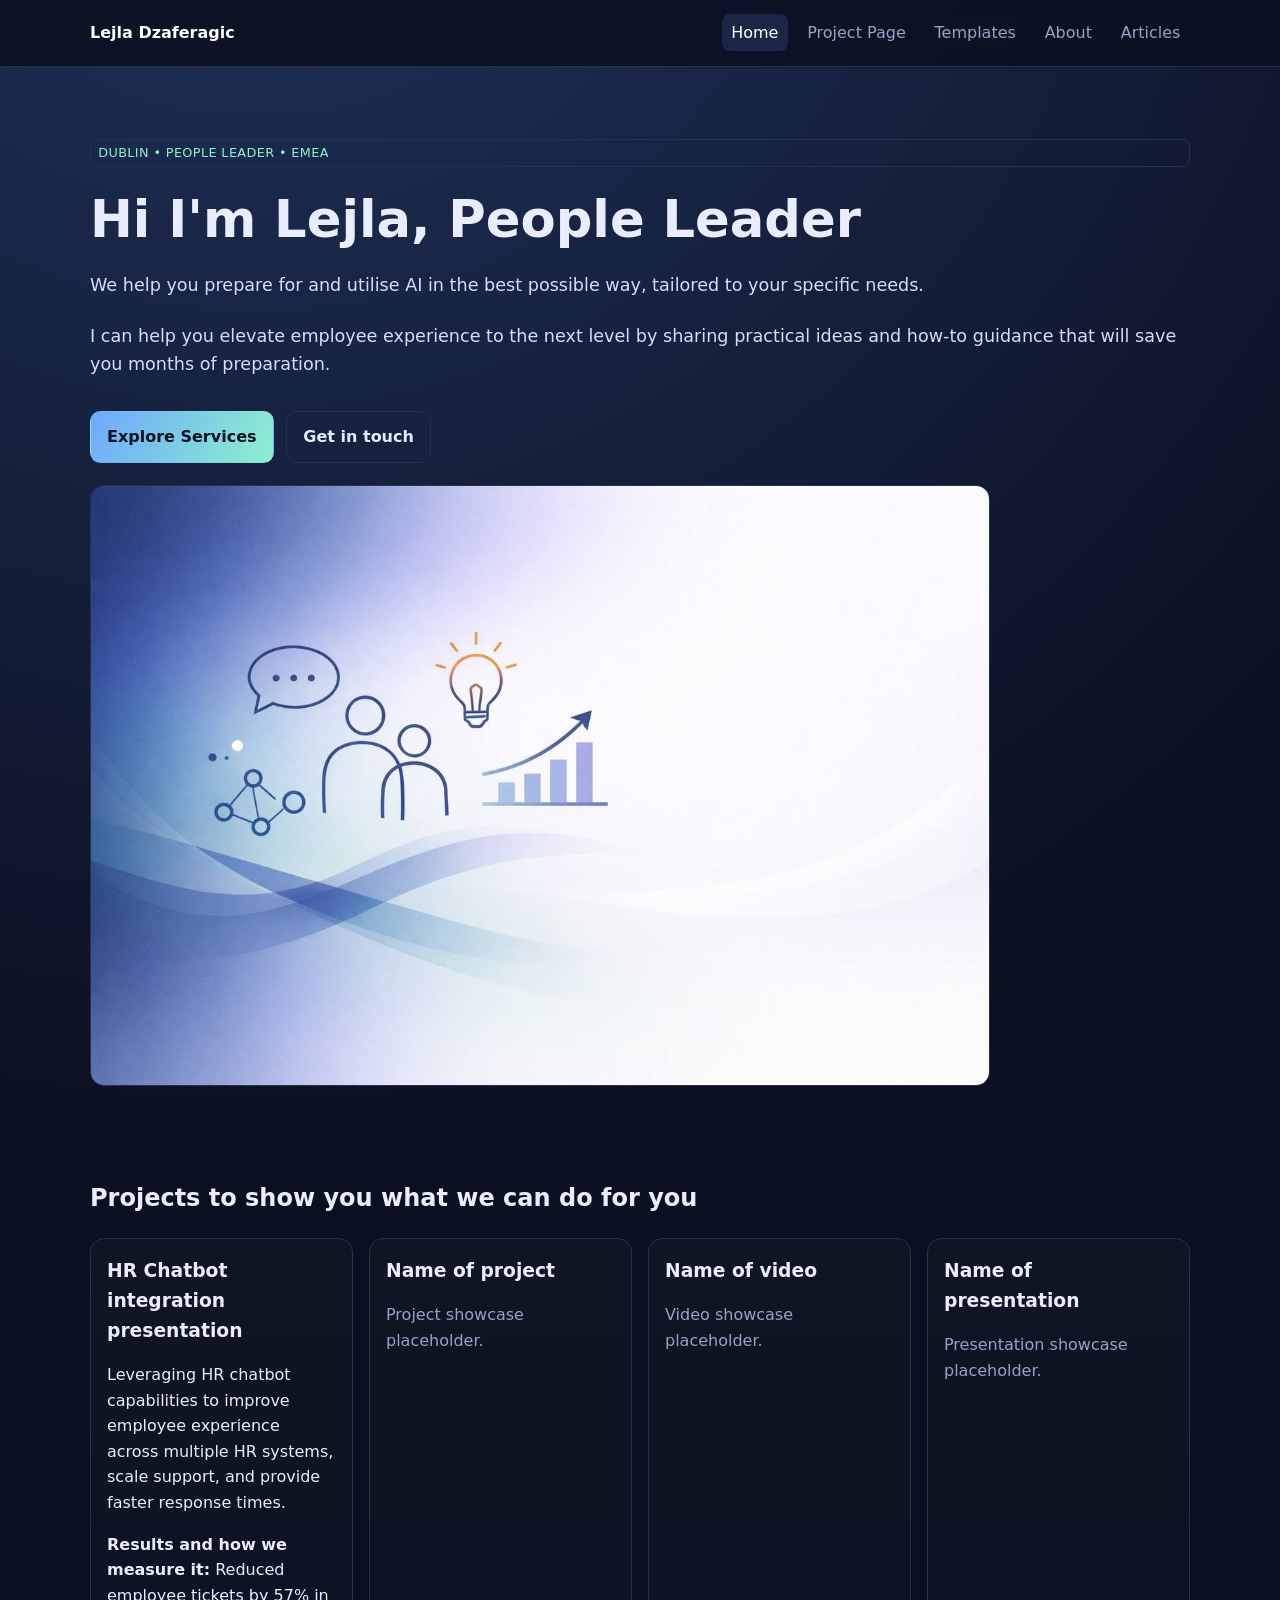
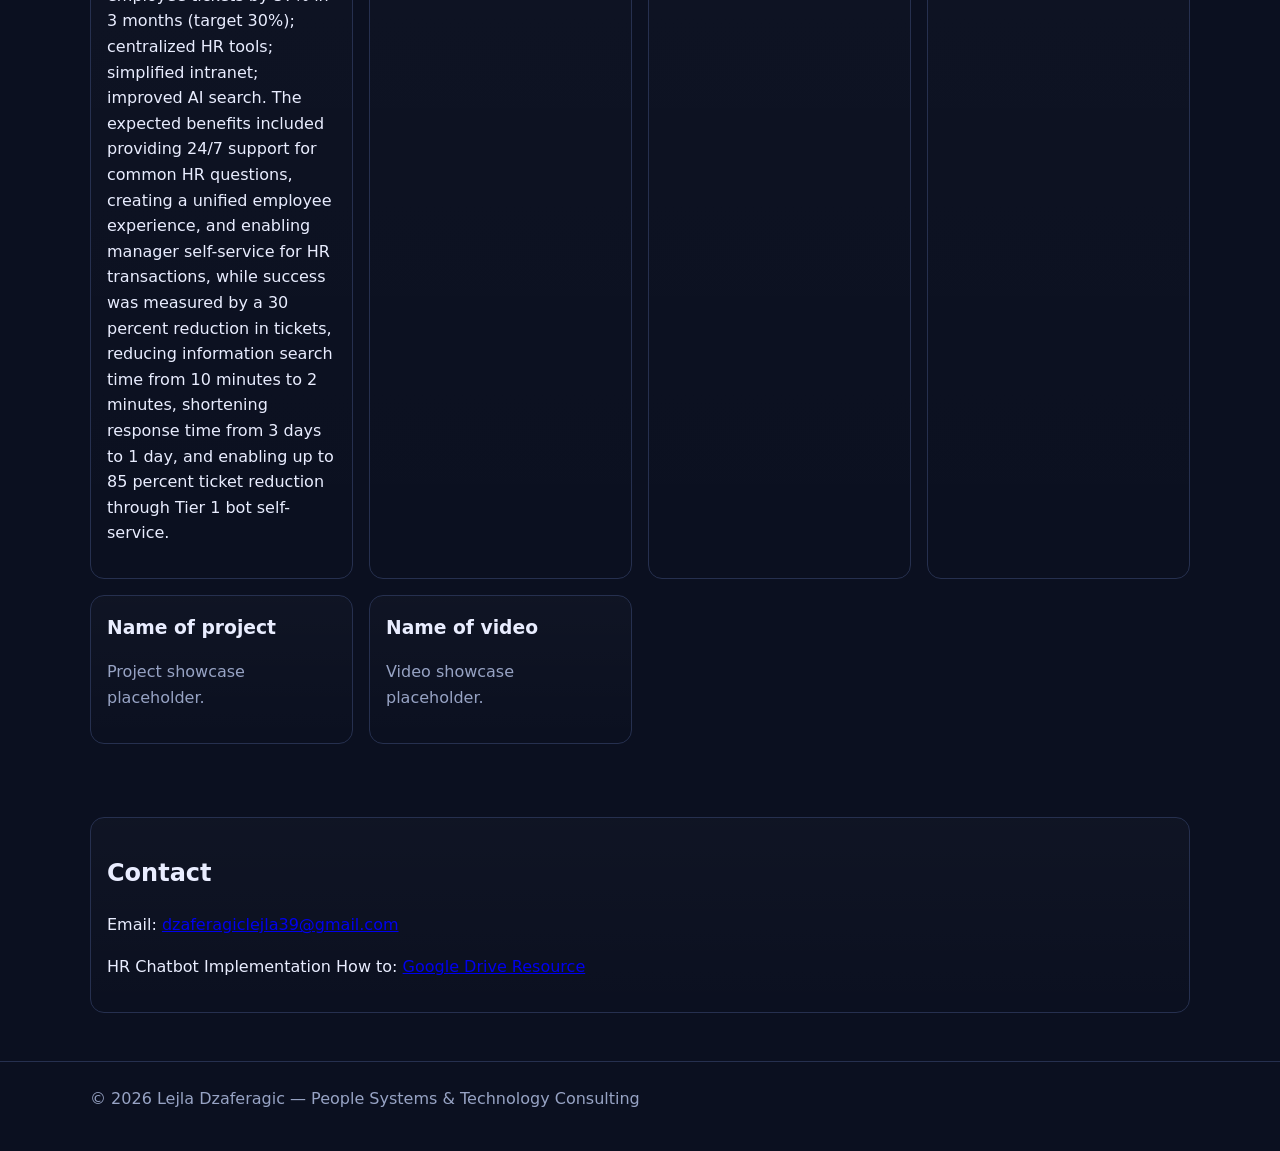
<file: index.html>
<!doctype html>
<html lang="en">
<head>
  <meta charset="UTF-8" />
  <meta name="viewport" content="width=device-width, initial-scale=1.0" />
  <title>Lejla Dzaferagic | People Systems & Technology</title>
  <meta name="description" content="People Systems & Technology consulting focused on AI readiness, operations, and HR process optimization." />
  <link rel="stylesheet" href="styles.css" />
</head>
<body>
<header>
  <div class="container">
    <nav>
      <a class="brand" href="index.html">Lejla Dzaferagic</a>
      <div class="menu">
        <a class="active" href="index.html">Home</a>
        <a href="services.html">Project Page</a>
        <a href="templates.html">Templates</a>
        <a href="about.html">About</a>
        <a href="articles.html">Articles</a>
      </div>
    </nav>
  </div>
</header>

<main>
  <section class="hero container">
    <span class="badge">Dublin • People Leader • EMEA</span>
    <h1>Hi I'm Lejla, People Leader</h1>
    <p>We help you prepare for and utilise AI in the best possible way, tailored to your specific needs.</p>
    <p>I can help you elevate employee experience to the next level by sharing practical ideas and how-to guidance that will save you months of preparation.</p>
    <div class="cta">
      <a class="btn primary" href="services.html">Explore Services</a>
      <a class="btn secondary" href="mailto:dzaferagiclejla39@gmail.com">Get in touch</a>
    </div>
    <img class="hero-img" src="assets/img/hero-graphic.jpg" alt="Lejla Dzaferagic" />
  </section>

  <section class="section container">
    <h2>Projects to show you what we can do for you</h2>
    <div class="grid">
      <article class="card"><h3>HR Chatbot integration presentation</h3><p>Leveraging HR chatbot capabilities to improve employee experience across multiple HR systems, scale support, and provide faster response times.</p><p><strong>Results and how we measure it:</strong> Reduced employee tickets by 57% in 3 months (target 30%); centralized HR tools; simplified intranet; improved AI search. The expected benefits included providing 24/7 support for common HR questions, creating a unified employee experience, and enabling manager self-service for HR transactions, while success was measured by a 30 percent reduction in tickets, reducing information search time from 10 minutes to 2 minutes, shortening response time from 3 days to 1 day, and enabling up to 85 percent ticket reduction through Tier 1 bot self-service.</p></article>
      <article class="card"><h3>Name of project</h3><p class="muted">Project showcase placeholder.</p></article>
      <article class="card"><h3>Name of video</h3><p class="muted">Video showcase placeholder.</p></article>
      <article class="card"><h3>Name of presentation</h3><p class="muted">Presentation showcase placeholder.</p></article>
      <article class="card"><h3>Name of project</h3><p class="muted">Project showcase placeholder.</p></article>
      <article class="card"><h3>Name of video</h3><p class="muted">Video showcase placeholder.</p></article>
    </div>
  </section>

  <section class="section container">
    <div class="card">
      <h2>Contact</h2>
      <p>Email: <a href="mailto:dzaferagiclejla39@gmail.com">dzaferagiclejla39@gmail.com</a></p>
      <p>HR Chatbot Implementation How to: <a href="https://drive.google.com/open?id=12sfcX7_zpdOrAB82wMKFwIZOczH4p6JtZVufQH6VUvA" target="_blank" rel="noopener">Google Drive Resource</a></p>
    </div>
  </section>
</main>

<footer>
  <div class="container">© <span id="y"></span> Lejla Dzaferagic — People Systems & Technology Consulting</div>
</footer>
<script>document.getElementById('y').textContent = new Date().getFullYear();</script>
</body>
</html>
</file>
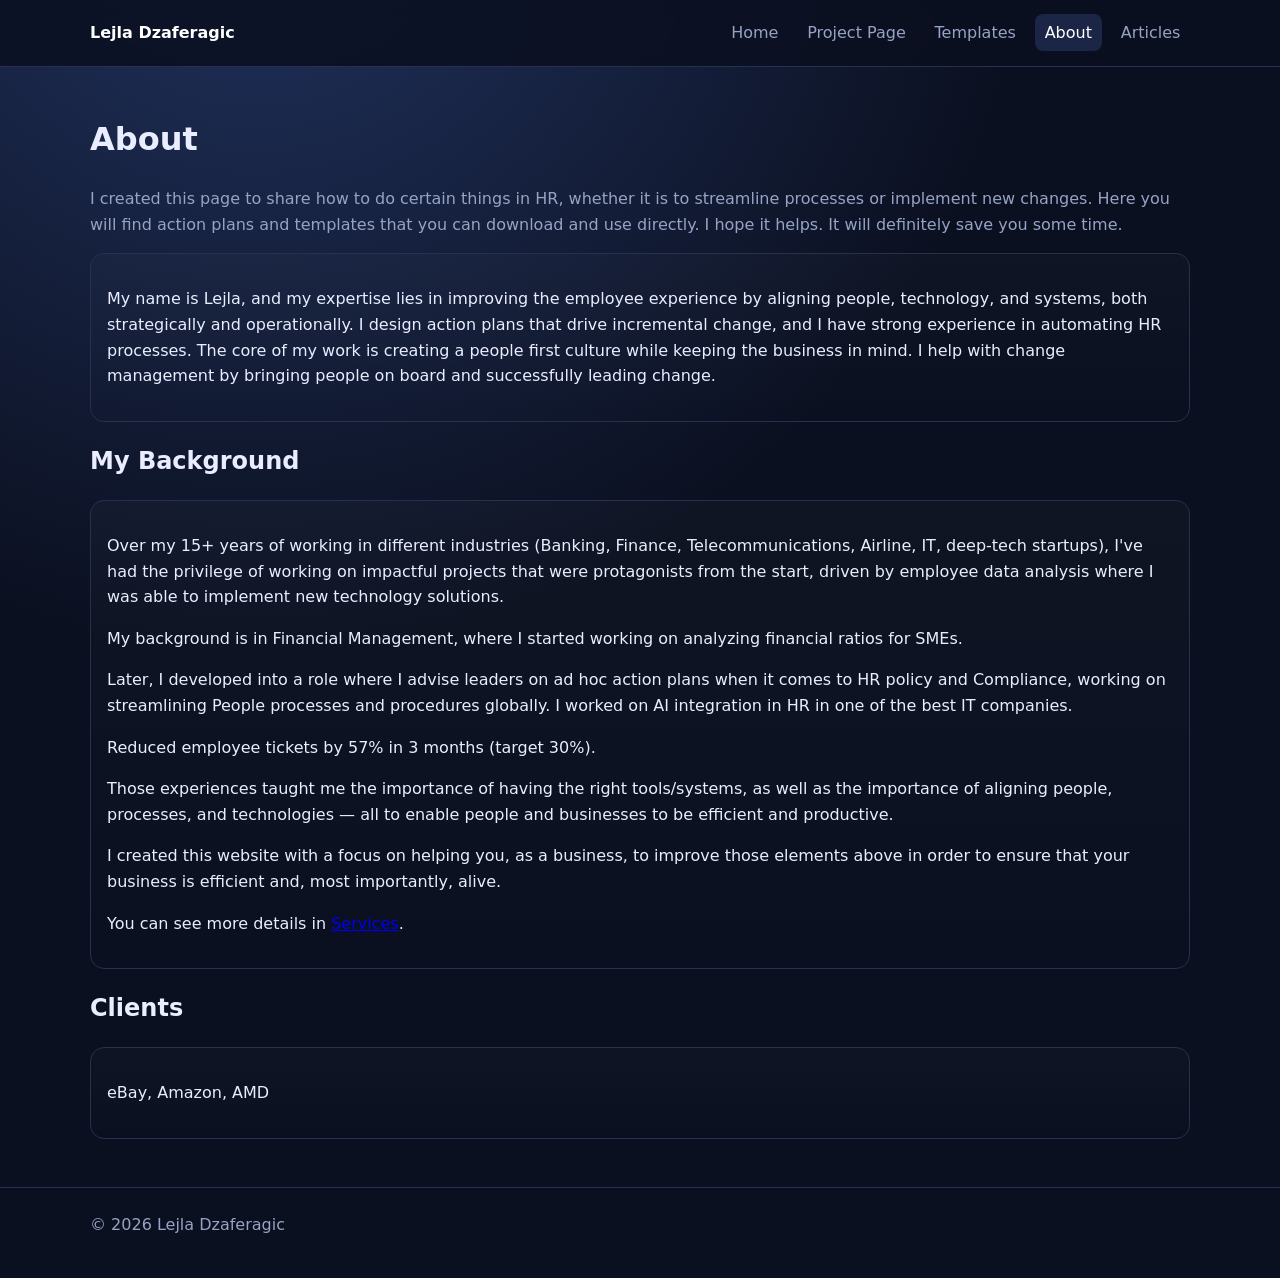
<file: about.html>
<!doctype html>
<html lang="en">
<head>
  <meta charset="UTF-8" /><meta name="viewport" content="width=device-width, initial-scale=1.0" />
  <title>About | Lejla Dzaferagic</title><link rel="stylesheet" href="styles.css" />
</head>
<body>
<header><div class="container"><nav><a class="brand" href="index.html">Lejla Dzaferagic</a><div class="menu"><a href="index.html">Home</a><a href="services.html">Project Page</a><a href="templates.html">Templates</a><a class="active" href="about.html">About</a><a href="articles.html">Articles</a></div></nav></div></header>
<main class="container section">
  <h1>About</h1>
  <p class="muted">I created this page to share how to do certain things in HR, whether it is to streamline processes or implement new changes. Here you will find action plans and templates that you can download and use directly. I hope it helps. It will definitely save you some time.</p>
  <div class="card">
    <p>My name is Lejla, and my expertise lies in improving the employee experience by aligning people, technology, and systems, both strategically and operationally. I design action plans that drive incremental change, and I have strong experience in automating HR processes. The core of my work is creating a people first culture while keeping the business in mind. I help with change management by bringing people on board and successfully leading change.</p>
  </div>

  <h2>My Background</h2>
  <div class="card">
    <p>Over my 15+ years of working in different industries (Banking, Finance, Telecommunications, Airline, IT, deep-tech startups), I've had the privilege of working on impactful projects that were protagonists from the start, driven by employee data analysis where I was able to implement new technology solutions.</p>
    <p>My background is in Financial Management, where I started working on analyzing financial ratios for SMEs.</p>
    <p>Later, I developed into a role where I advise leaders on ad hoc action plans when it comes to HR policy and Compliance, working on streamlining People processes and procedures globally. I worked on AI integration in HR in one of the best IT companies.</p>
    <p>Reduced employee tickets by 57% in 3 months (target 30%).</p>
    <p>Those experiences taught me the importance of having the right tools/systems, as well as the importance of aligning people, processes, and technologies — all to enable people and businesses to be efficient and productive.</p>
    <p>I created this website with a focus on helping you, as a business, to improve those elements above in order to ensure that your business is efficient and, most importantly, alive.</p>
    <p>You can see more details in <a href="services.html">Services</a>.</p>
  </div>

  <h2>Clients</h2>
  <div class="card"><p>eBay, Amazon, AMD</p></div>
</main>
<footer><div class="container">© <span id="y"></span> Lejla Dzaferagic</div></footer>
<script>document.getElementById('y').textContent = new Date().getFullYear();</script>
</body></html>
</file>
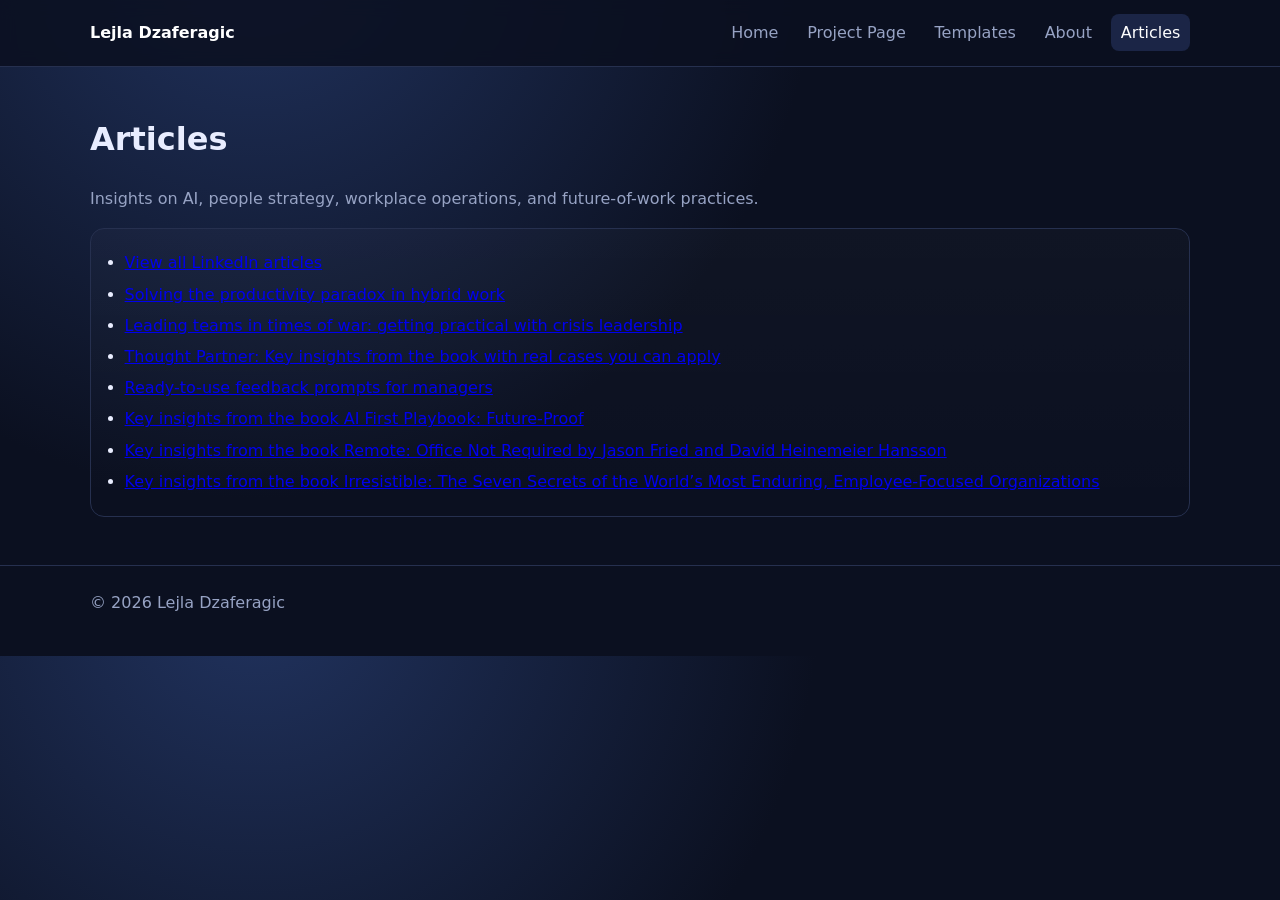
<file: articles.html>
<!DOCTYPE html>

<html lang="en"><head><meta charset="utf-8"/><meta content="width=device-width, initial-scale=1.0" name="viewport"/>
<title>Articles | Lejla Dzaferagic</title><link href="styles.css" rel="stylesheet"/></head>
<body>
<header><div class="container"><nav><a class="brand" href="index.html">Lejla Dzaferagic</a><div class="menu"><a href="index.html">Home</a><a href="services.html">Project Page</a><a href="templates.html">Templates</a><a href="about.html">About</a><a class="active" href="articles.html">Articles</a></div></nav></div></header>
<main class="container section">
<h1>Articles</h1>
<p class="muted">Insights on AI, people strategy, workplace operations, and future-of-work practices.</p>
<div class="card">
<ul class="clean">
<li><a href="https://www.linkedin.com/in/lejladz/recent-activity/articles/" rel="noopener noreferrer" target="_blank">View all LinkedIn articles</a></li>
<li><a href="https://www.linkedin.com/pulse/solving-productivity-paradox-hybrid-lejla-d%C5%BEaferagi%C4%87-euu4e/" rel="noopener noreferrer" target="_blank">Solving the productivity paradox in hybrid work</a></li>
<li><a href="https://www.linkedin.com/pulse/leading-teams-times-war-getting-practical-crisis-lejla-d%C5%BEaferagi%C4%87-4fxpe/" rel="noopener noreferrer" target="_blank">Leading teams in times of war: getting practical with crisis leadership</a></li>
<li><a href="https://www.linkedin.com/pulse/thought-partner-key-insights-from-book-real-cases-you-d%C5%BEaferagi%C4%87-lclke/" rel="noopener noreferrer" target="_blank">Thought Partner: Key insights from the book with real cases you can apply</a></li>
<li><a href="https://www.linkedin.com/pulse/ready-to-use-feedback-prompts-managers-lejla-d%C5%BEaferagi%C4%87-0ekfe/" rel="noopener noreferrer" target="_blank">Ready-to-use feedback prompts for managers</a></li>
<li><a href="https://www.linkedin.com/pulse/key-insights-from-book-ai-first-playbook-future-proof-d%C5%BEaferagi%C4%87-bj7ye/" rel="noopener noreferrer" target="_blank">Key insights from the book AI First Playbook: Future-Proof</a></li>
<li><a href="https://www.linkedin.com/pulse/key-insights-from-book-remote-distant-gustavo-lejla-d%C5%BEaferagi%C4%87-35y6e/" rel="noopener noreferrer" target="_blank">Key insights from the book Remote: Office Not Required by Jason Fried and David Heinemeier Hansson</a></li>
<li><a href="https://www.linkedin.com/pulse/key-insights-from-book-irresistible-seven-secrets-most-d%C5%BEaferagi%C4%87-mnavf/" rel="noopener noreferrer" target="_blank">Key insights from the book Irresistible: The Seven Secrets of the World’s Most Enduring, Employee-Focused Organizations</a></li>





























</ul>
</div>
</main>
<footer><div class="container">© <span id="y"></span> Lejla Dzaferagic</div></footer>
<script>document.getElementById('y').textContent = new Date().getFullYear();</script>
</body></html>
</file>
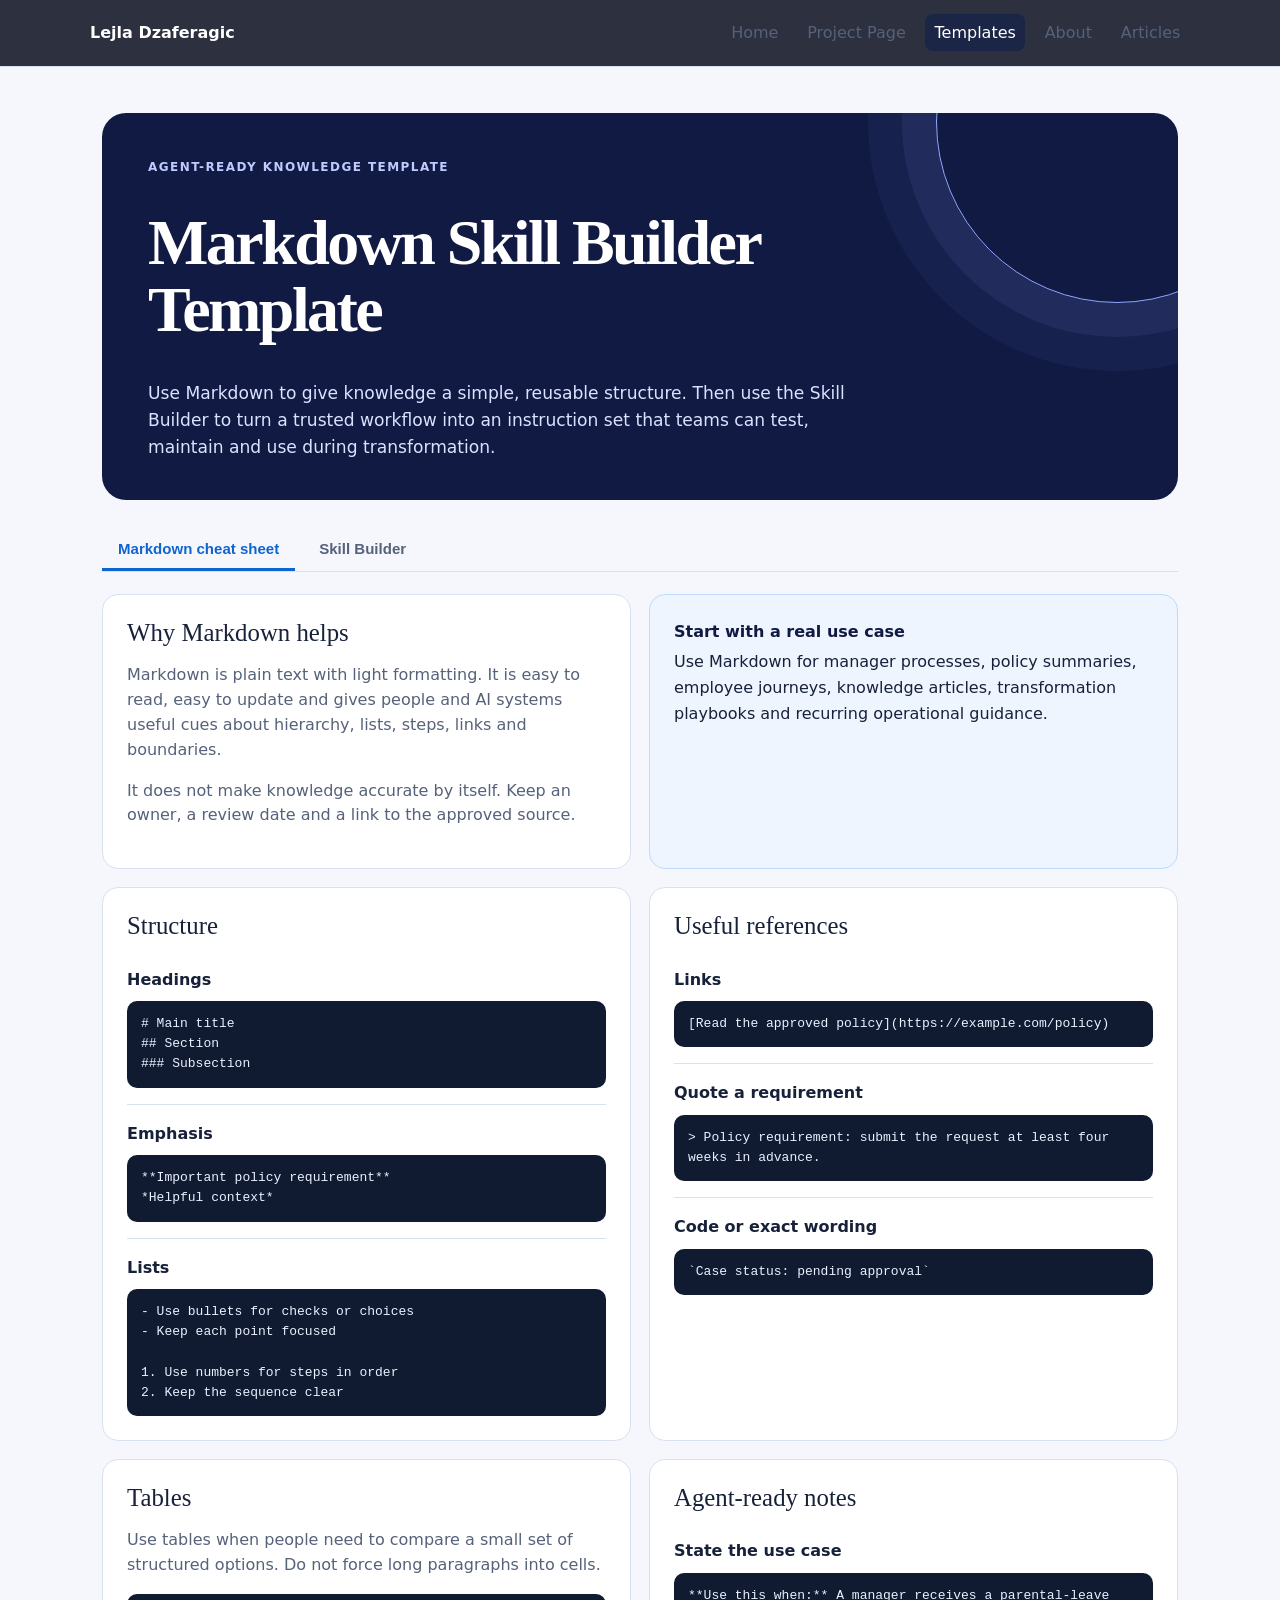
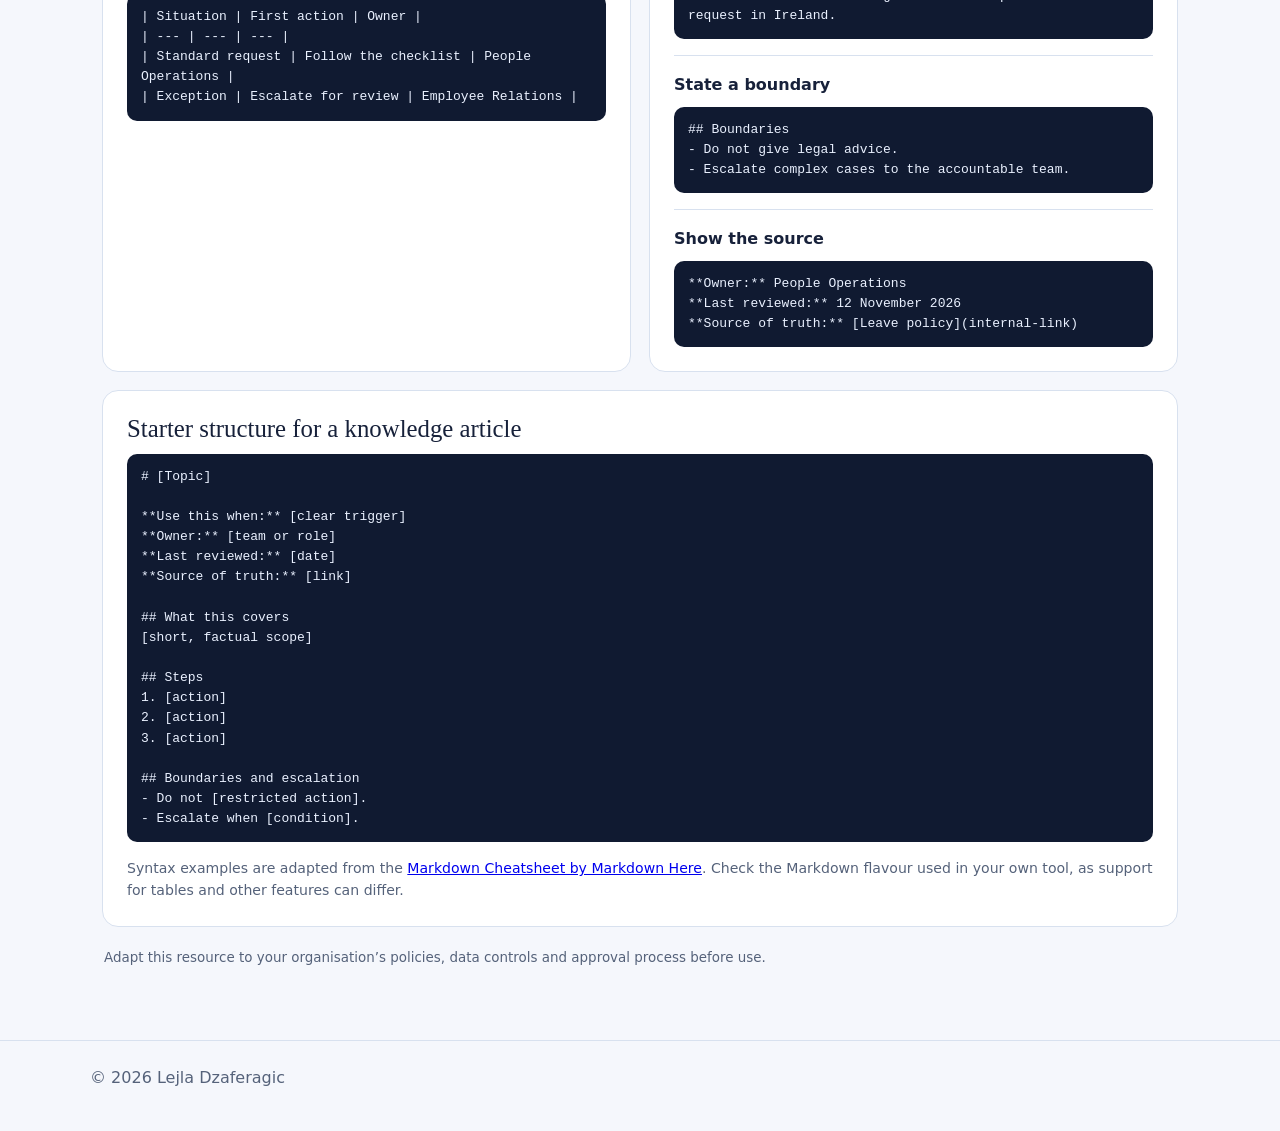
<file: markdown-skill-builder.html>
<!doctype html>
<html lang="en">
<head>
  <meta charset="UTF-8" />
  <meta name="viewport" content="width=device-width, initial-scale=1.0" />
  <title>Markdown Skill Builder Template | Lejla Dzaferagic</title>
  <link rel="stylesheet" href="styles.css" />
  <style>
    :root{--navy:#111a43;--blue:#0e65cf;--pale:#eef5ff;--purple:#6543ad;--ink:#17213a;--muted:#55627a;--line:#d8e1ef;--paper:#fff;--bg:#f5f7fc}body{background:var(--bg);color:var(--ink)}.page{max-width:1120px;margin:0 auto;padding:46px 22px 72px}.hero{background:var(--navy);color:#fff;border-radius:24px;padding:45px 46px 38px;position:relative;overflow:hidden}.hero:after{content:"";position:absolute;width:360px;height:360px;border:1px solid #91a8ff;border-radius:50%;right:-120px;top:-172px;box-shadow:0 0 0 34px rgba(132,155,255,.09),0 0 0 68px rgba(132,155,255,.05)}.eyebrow{position:relative;z-index:1;color:#bfcbff;text-transform:uppercase;letter-spacing:.12em;font-weight:800;font-size:.75rem}.hero h1{position:relative;z-index:1;max-width:740px;margin:11px 0 14px;font-family:Georgia,serif;font-size:clamp(2.1rem,5vw,4rem);line-height:1.04;letter-spacing:-.04em}.hero p{position:relative;z-index:1;max-width:705px;margin:0;color:#dbe2ff;font-size:1.07rem;line-height:1.6}.tabs{display:flex;gap:8px;border-bottom:1px solid var(--line);margin:27px 0 22px}.tab{background:transparent;border:0;border-bottom:3px solid transparent;color:var(--muted);padding:13px 16px 11px;font-weight:700;font-size:.94rem;cursor:pointer}.tab[aria-selected=true]{color:var(--blue);border-color:var(--blue)}.panel{display:none}.panel.active{display:block}.intro,.grid,.builder{display:grid;grid-template-columns:1fr 1fr;gap:18px}.builder{grid-template-columns:.84fr 1.16fr}.card{background:var(--paper);border:1px solid var(--line);border-radius:16px;padding:24px}.card h2{font:1.55rem/1.15 Georgia,serif;margin:0 0 10px}.card h3{font-size:1rem;margin:0 0 6px}.card p,.card li{color:var(--muted);line-height:1.55}.callout{background:var(--pale);border-color:#bddaff}.callout strong{display:block;color:var(--navy);margin-bottom:5px}.rule{padding:16px 0;border-bottom:1px solid var(--line)}.rule:last-child{border-bottom:0;padding-bottom:0}.code{background:#101a31;color:#eaf1ff;border-radius:10px;padding:13px 14px;margin:9px 0 0;font:13px/1.55 ui-monospace,SFMono-Regular,Menlo,monospace;white-space:pre-wrap;overflow-wrap:anywhere}.note{font-size:.88rem;color:var(--muted);margin:16px 0 0}.form-card label{display:block;font-size:.87rem;font-weight:700;margin:15px 0 6px}.form-card label:first-of-type{margin-top:0}input,textarea{font:14px Arial,sans-serif;color:var(--ink);width:100%;border:1px solid #bac8dc;border-radius:9px;padding:10px 11px;background:#fff}textarea{resize:vertical;min-height:70px}input:focus,textarea:focus{outline:3px solid #cbe2ff;border-color:var(--blue)}.output-head{display:flex;align-items:center;justify-content:space-between;gap:10px;margin-bottom:12px}.output-head h2{font-size:1.2rem;margin:0}.copy{background:var(--blue);border:0;border-radius:8px;color:#fff;padding:9px 11px;font-weight:700;cursor:pointer}.copy:hover{background:#0a54b1}pre{margin:0;max-height:650px;overflow:auto;background:#101a31;color:#eaf1ff;padding:18px;border-radius:10px;font:13px/1.54 ui-monospace,SFMono-Regular,Menlo,monospace;white-space:pre-wrap}.footer-note{color:var(--muted);font-size:.84rem;margin:20px 2px 0}.steps{margin:0;padding-left:20px}.steps li{margin:8px 0}.warning{margin-top:18px;border-left:4px solid var(--purple);padding:13px 15px;background:#f7f4fd;color:#4d3a73}@media(max-width:760px){.page{padding:25px 14px 50px}.hero{padding:31px 24px;border-radius:18px}.intro,.grid,.builder{grid-template-columns:1fr}.tabs{overflow-x:auto}.tab{white-space:nowrap;padding-left:11px;padding-right:11px}.card{padding:19px}}
  </style>
</head>
<body>
<header><div class="container"><nav><a class="brand" href="index.html">Lejla Dzaferagic</a><div class="menu"><a href="index.html">Home</a><a href="services.html">Project Page</a><a class="active" href="templates.html">Templates</a><a href="about.html">About</a><a href="articles.html">Articles</a></div></nav></div></header>
<main class="page">
  <section class="hero"><div class="eyebrow">Agent-ready knowledge template</div><h1>Markdown Skill Builder Template</h1><p>Use Markdown to give knowledge a simple, reusable structure. Then use the Skill Builder to turn a trusted workflow into an instruction set that teams can test, maintain and use during transformation.</p></section>
  <div class="tabs" role="tablist" aria-label="Markdown and skills sections"><button class="tab" id="tab-markdown" role="tab" aria-controls="markdown" aria-selected="true">Markdown cheat sheet</button><button class="tab" id="tab-skill" role="tab" aria-controls="skill" aria-selected="false">Skill Builder</button></div>
  <section class="panel active" id="markdown" role="tabpanel" aria-labelledby="tab-markdown">
    <div class="intro"><article class="card"><h2>Why Markdown helps</h2><p>Markdown is plain text with light formatting. It is easy to read, easy to update and gives people and AI systems useful cues about hierarchy, lists, steps, links and boundaries.</p><p>It does not make knowledge accurate by itself. Keep an owner, a review date and a link to the approved source.</p></article><aside class="card callout"><strong>Start with a real use case</strong>Use Markdown for manager processes, policy summaries, employee journeys, knowledge articles, transformation playbooks and recurring operational guidance.</aside></div>
    <div class="grid" style="margin-top:18px"><article class="card"><h2>Structure</h2><div class="rule"><h3>Headings</h3><div class="code"># Main title
## Section
### Subsection</div></div><div class="rule"><h3>Emphasis</h3><div class="code">**Important policy requirement**
*Helpful context*</div></div><div class="rule"><h3>Lists</h3><div class="code">- Use bullets for checks or choices
- Keep each point focused

1. Use numbers for steps in order
2. Keep the sequence clear</div></div></article><article class="card"><h2>Useful references</h2><div class="rule"><h3>Links</h3><div class="code">[Read the approved policy](https://example.com/policy)</div></div><div class="rule"><h3>Quote a requirement</h3><div class="code">> Policy requirement: submit the request at least four weeks in advance.</div></div><div class="rule"><h3>Code or exact wording</h3><div class="code">`Case status: pending approval`</div></div></article><article class="card"><h2>Tables</h2><p>Use tables when people need to compare a small set of structured options. Do not force long paragraphs into cells.</p><div class="code">| Situation | First action | Owner |
| --- | --- | --- |
| Standard request | Follow the checklist | People Operations |
| Exception | Escalate for review | Employee Relations |</div></article><article class="card"><h2>Agent-ready notes</h2><div class="rule"><h3>State the use case</h3><div class="code">**Use this when:** A manager receives a parental-leave request in Ireland.</div></div><div class="rule"><h3>State a boundary</h3><div class="code">## Boundaries
- Do not give legal advice.
- Escalate complex cases to the accountable team.</div></div><div class="rule"><h3>Show the source</h3><div class="code">**Owner:** People Operations
**Last reviewed:** 12 November 2026
**Source of truth:** [Leave policy](internal-link)</div></div></article></div>
    <article class="card" style="margin-top:18px"><h2>Starter structure for a knowledge article</h2><div class="code"># [Topic]

**Use this when:** [clear trigger]
**Owner:** [team or role]
**Last reviewed:** [date]
**Source of truth:** [link]

## What this covers
[short, factual scope]

## Steps
1. [action]
2. [action]
3. [action]

## Boundaries and escalation
- Do not [restricted action].
- Escalate when [condition].</div><p class="note">Syntax examples are adapted from the <a href="https://github.com/adam-p/markdown-here/wiki/markdown-cheatsheet" target="_blank" rel="noopener">Markdown Cheatsheet by Markdown Here</a>. Check the Markdown flavour used in your own tool, as support for tables and other features can differ.</p></article>
  </section>
  <section class="panel" id="skill" role="tabpanel" aria-labelledby="tab-skill">
    <div class="intro"><article class="card"><h2>Turn good practice into a reusable skill</h2><p>A skill is a focused, repeatable set of instructions. It tells a person or agent when to use a workflow, which sources it can trust, what it must do, what it must not do and how to check the result.</p></article><aside class="card callout"><strong>Start narrow</strong>One skill should support one defined type of work. Begin with a high-volume process or a reliable knowledge journey, then test and improve it before expanding its scope.</aside></div>
    <div class="builder" style="margin-top:18px"><form class="card form-card" id="skill-form"><h2>Skill settings</h2><label for="name">Skill name</label><input id="name" value="people-policy-guidance" placeholder="e.g. people-policy-guidance"><label for="purpose">What task does the skill support?</label><textarea id="purpose">Give employees and managers clear, source-based guidance on defined people policies and processes.</textarea><label for="trigger">When should it be used?</label><textarea id="trigger">Use when a user asks how to follow a standard people policy or process.</textarea><label for="sources">Approved sources</label><textarea id="sources">Approved policy pages, process guides and the central knowledge repository.</textarea><label for="steps">Core steps (one per line)</label><textarea id="steps">Confirm the user's country and the topic.
Locate the current approved source.
Give the relevant steps in plain language.
Link or cite the source.
Escalate exceptions or unclear cases.</textarea><label for="boundaries">Boundaries and escalation</label><textarea id="boundaries">Do not give legal advice, approve exceptions or use unapproved sources. Escalate sensitive, complex or incomplete cases to the accountable People/HR team.</textarea><label for="check">Final quality check</label><textarea id="check">Check that the answer is current, within scope, clear about limitations and includes the source where available.</textarea></form><article class="card"><div class="output-head"><h2>Copyable SKILL.md</h2><button class="copy" id="copy" type="button">Copy template</button></div><pre id="output"></pre><p class="note">This is a starting point. The accountable owner should review and approve the skill before it is used with live employee or business information.</p></article></div>
    <article class="card" style="margin-top:18px"><h2>Use it as part of transformation</h2><ol class="steps"><li>Start by improving one recurring knowledge journey.</li><li>Use the Markdown structure to make the approved content easier to find and maintain.</li><li>Create a focused skill for the repeatable work around it, including sources, guardrails and a human escalation point.</li><li>Test with realistic questions, fix gaps and get owner approval before broader use.</li></ol></article>
    <div class="warning"><strong>Important:</strong> Do not put confidential employee, customer, health, payroll, legal or financial information into unapproved AI tools. Define the right data boundaries before testing any agent workflow.</div>
  </section>
  <p class="footer-note">Adapt this resource to your organisation’s policies, data controls and approval process before use.</p>
</main>
<footer><div class="container">© <span id="y"></span> Lejla Dzaferagic</div></footer>
<script>
  document.getElementById('y').textContent=new Date().getFullYear();
  const tabs=[...document.querySelectorAll('.tab')],panels=[...document.querySelectorAll('.panel')];
  tabs.forEach(tab=>tab.addEventListener('click',()=>{tabs.forEach(t=>t.setAttribute('aria-selected','false'));panels.forEach(p=>p.classList.remove('active'));tab.setAttribute('aria-selected','true');document.getElementById(tab.getAttribute('aria-controls')).classList.add('active')}));
  const get=id=>document.getElementById(id).value.trim(), lines=v=>v.split('\n').map(x=>x.trim()).filter(Boolean), output=document.getElementById('output');
  function build(){const name=get('name').toLowerCase().replace(/[^a-z0-9]+/g,'-').replace(/^-|-$/g)||'skill-name';output.textContent=`---\nname: ${name}\ndescription: "${get('purpose')}"\n---\n\n# ${name.replace(/-/g,' ')}\n\n## When to use\n${get('trigger')}\n\n## Approved sources\n${get('sources')}\n\n## Workflow\n${lines(get('steps')).map((s,i)=>`${i+1}. ${s}`).join('\n')}\n\n## Boundaries and escalation\n${lines(get('boundaries')).map(s=>'- '+s).join('\n')}\n\n## Final quality check\n${get('check')}`}
  document.querySelectorAll('#skill-form input,#skill-form textarea').forEach(el=>el.addEventListener('input',build));build();
  document.getElementById('copy').addEventListener('click',async()=>{const b=document.getElementById('copy');try{await navigator.clipboard.writeText(output.textContent);b.textContent='Copied';setTimeout(()=>b.textContent='Copy template',1400)}catch(e){alert('Copy failed. Select the template text and copy it manually.')}});
</script>
</body>
</html>
</file>
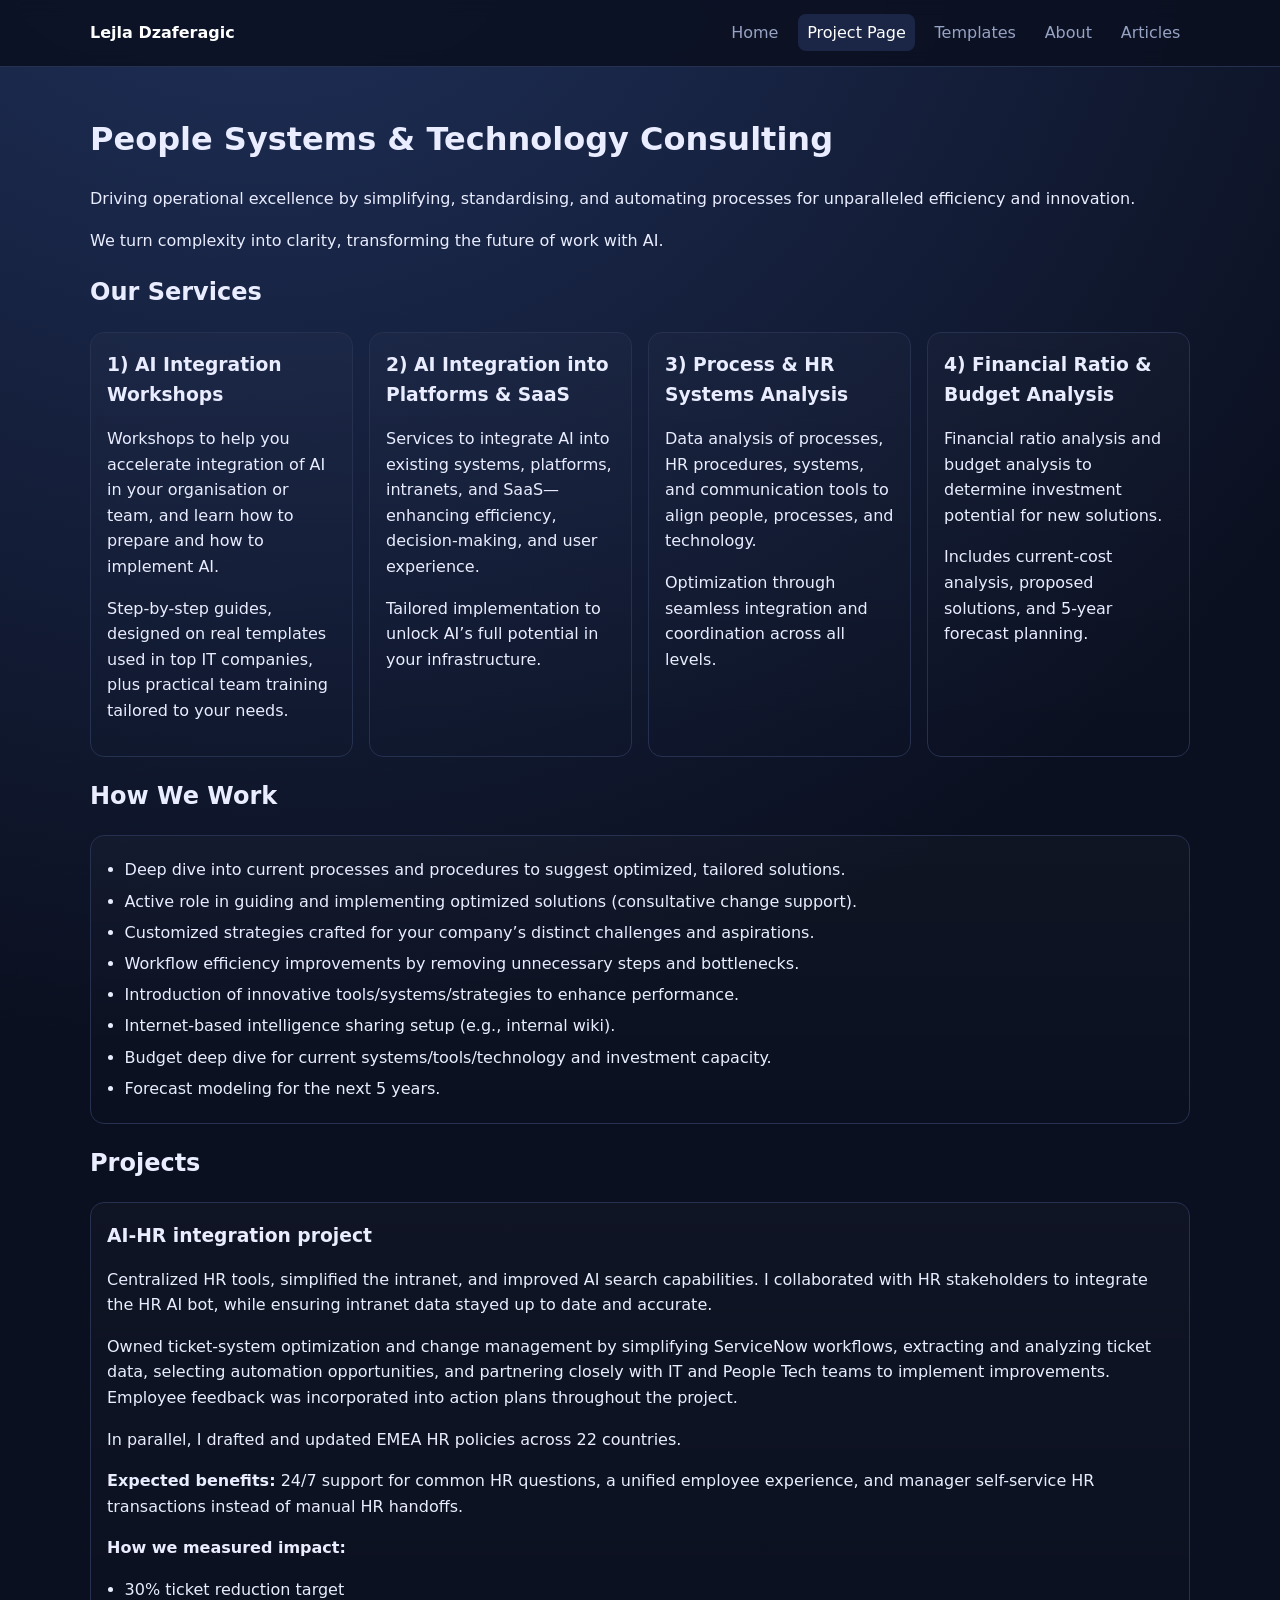
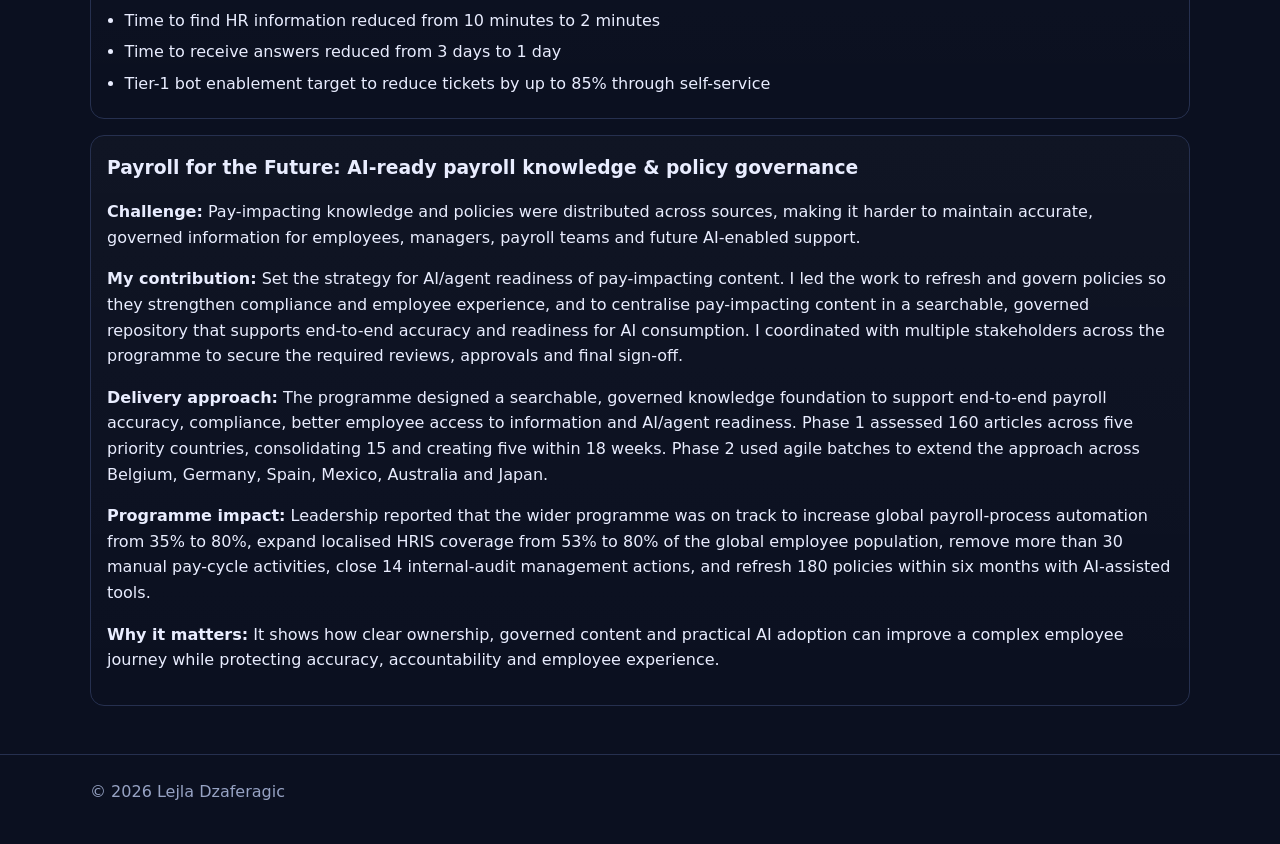
<file: services.html>
<!doctype html>
<html lang="en"><head><meta charset="UTF-8" /><meta name="viewport" content="width=device-width, initial-scale=1.0" />
<title>Project Page | People Systems & Technology Consulting</title><link rel="stylesheet" href="styles.css" /></head>
<body>
<header><div class="container"><nav><a class="brand" href="index.html">Lejla Dzaferagic</a><div class="menu"><a href="index.html">Home</a><a class="active" href="services.html">Project Page</a><a href="templates.html">Templates</a><a href="about.html">About</a><a href="articles.html">Articles</a></div></nav></div></header>
<main class="container section">
  <h1>People Systems & Technology Consulting</h1>
  <p>Driving operational excellence by simplifying, standardising, and automating processes for unparalleled efficiency and innovation.</p>
  <p>We turn complexity into clarity, transforming the future of work with AI.</p>

  <h2>Our Services</h2>
  <div class="grid">
    <article class="card"><h3>1) AI Integration Workshops</h3><p>Workshops to help you accelerate integration of AI in your organisation or team, and learn how to prepare and how to implement AI.</p><p>Step-by-step guides, designed on real templates used in top IT companies, plus practical team training tailored to your needs.</p></article>
    <article class="card"><h3>2) AI Integration into Platforms & SaaS</h3><p>Services to integrate AI into existing systems, platforms, intranets, and SaaS—enhancing efficiency, decision-making, and user experience.</p><p>Tailored implementation to unlock AI’s full potential in your infrastructure.</p></article>
    <article class="card"><h3>3) Process & HR Systems Analysis</h3><p>Data analysis of processes, HR procedures, systems, and communication tools to align people, processes, and technology.</p><p>Optimization through seamless integration and coordination across all levels.</p></article>
    <article class="card"><h3>4) Financial Ratio & Budget Analysis</h3><p>Financial ratio analysis and budget analysis to determine investment potential for new solutions.</p><p>Includes current-cost analysis, proposed solutions, and 5-year forecast planning.</p></article>
  </div>

  <h2>How We Work</h2>
  <div class="card">
    <ul class="clean">
      <li>Deep dive into current processes and procedures to suggest optimized, tailored solutions.</li>
      <li>Active role in guiding and implementing optimized solutions (consultative change support).</li>
      <li>Customized strategies crafted for your company’s distinct challenges and aspirations.</li>
      <li>Workflow efficiency improvements by removing unnecessary steps and bottlenecks.</li>
      <li>Introduction of innovative tools/systems/strategies to enhance performance.</li>
      <li>Internet-based intelligence sharing setup (e.g., internal wiki).</li>
      <li>Budget deep dive for current systems/tools/technology and investment capacity.</li>
      <li>Forecast modeling for the next 5 years.</li>
    </ul>
  </div>

  <h2>Projects</h2>
  <div class="card">
    <h3>AI-HR integration project</h3>
    <p>Centralized HR tools, simplified the intranet, and improved AI search capabilities. I collaborated with HR stakeholders to integrate the HR AI bot, while ensuring intranet data stayed up to date and accurate.</p>
    <p>Owned ticket-system optimization and change management by simplifying ServiceNow workflows, extracting and analyzing ticket data, selecting automation opportunities, and partnering closely with IT and People Tech teams to implement improvements. Employee feedback was incorporated into action plans throughout the project.</p>
    <p>In parallel, I drafted and updated EMEA HR policies across 22 countries.</p>
    <p><strong>Expected benefits:</strong> 24/7 support for common HR questions, a unified employee experience, and manager self-service HR transactions instead of manual HR handoffs.</p>
    <p><strong>How we measured impact:</strong></p>
    <ul class="clean">
      <li>30% ticket reduction target</li>
      <li>Time to find HR information reduced from 10 minutes to 2 minutes</li>
      <li>Time to receive answers reduced from 3 days to 1 day</li>
      <li>Tier-1 bot enablement target to reduce tickets by up to 85% through self-service</li>
    </ul>
  </div>

  <div class="card" style="margin-top:1rem">
    <h3>Payroll for the Future: AI-ready payroll knowledge &amp; policy governance</h3>
    <p><strong>Challenge:</strong> Pay-impacting knowledge and policies were distributed across sources, making it harder to maintain accurate, governed information for employees, managers, payroll teams and future AI-enabled support.</p>
    <p><strong>My contribution:</strong> Set the strategy for AI/agent readiness of pay-impacting content. I led the work to refresh and govern policies so they strengthen compliance and employee experience, and to centralise pay-impacting content in a searchable, governed repository that supports end-to-end accuracy and readiness for AI consumption. I coordinated with multiple stakeholders across the programme to secure the required reviews, approvals and final sign-off.</p>
    <p><strong>Delivery approach:</strong> The programme designed a searchable, governed knowledge foundation to support end-to-end payroll accuracy, compliance, better employee access to information and AI/agent readiness. Phase 1 assessed 160 articles across five priority countries, consolidating 15 and creating five within 18 weeks. Phase 2 used agile batches to extend the approach across Belgium, Germany, Spain, Mexico, Australia and Japan.</p>
    <p><strong>Programme impact:</strong> Leadership reported that the wider programme was on track to increase global payroll-process automation from 35% to 80%, expand localised HRIS coverage from 53% to 80% of the global employee population, remove more than 30 manual pay-cycle activities, close 14 internal-audit management actions, and refresh 180 policies within six months with AI-assisted tools.</p>
    <p><strong>Why it matters:</strong> It shows how clear ownership, governed content and practical AI adoption can improve a complex employee journey while protecting accuracy, accountability and employee experience.</p>
  </div>

</main>
<footer><div class="container">© <span id="y"></span> Lejla Dzaferagic</div></footer>
<script>document.getElementById('y').textContent = new Date().getFullYear();</script>
</body></html>
</file>
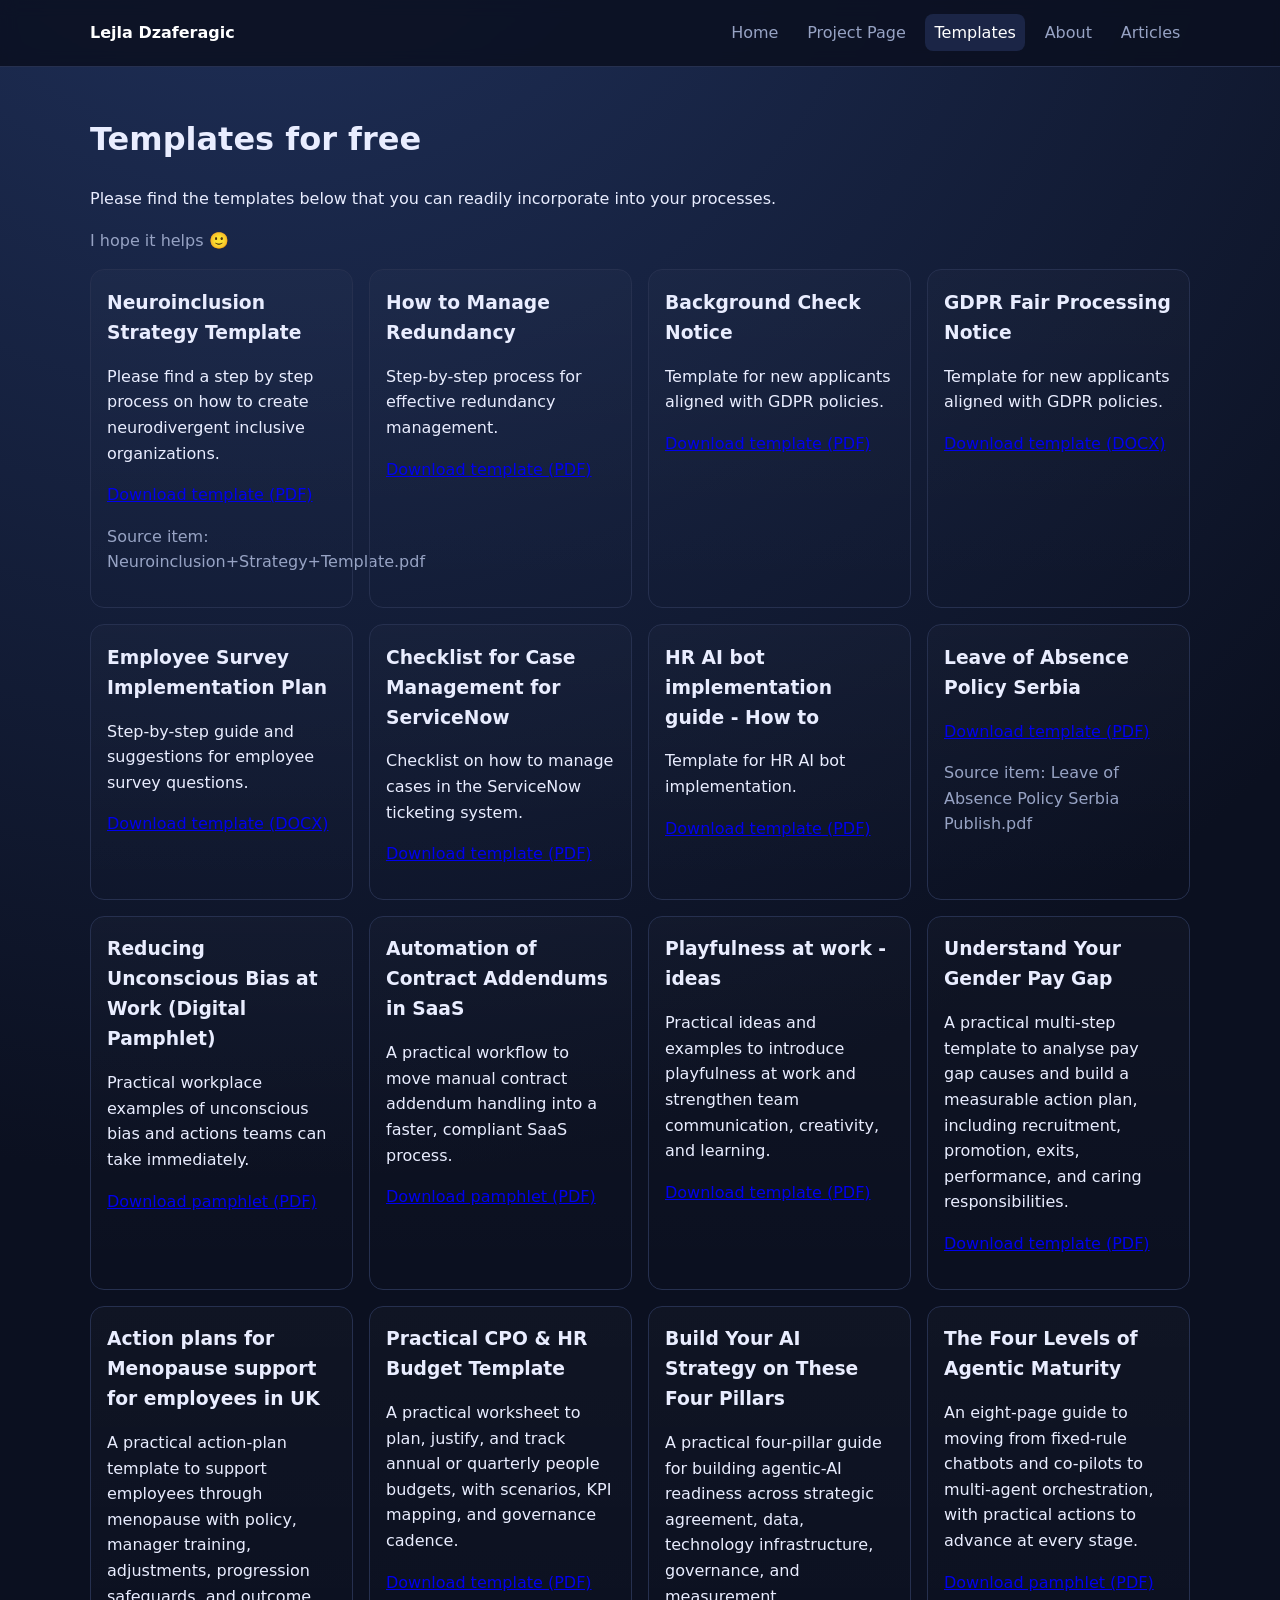
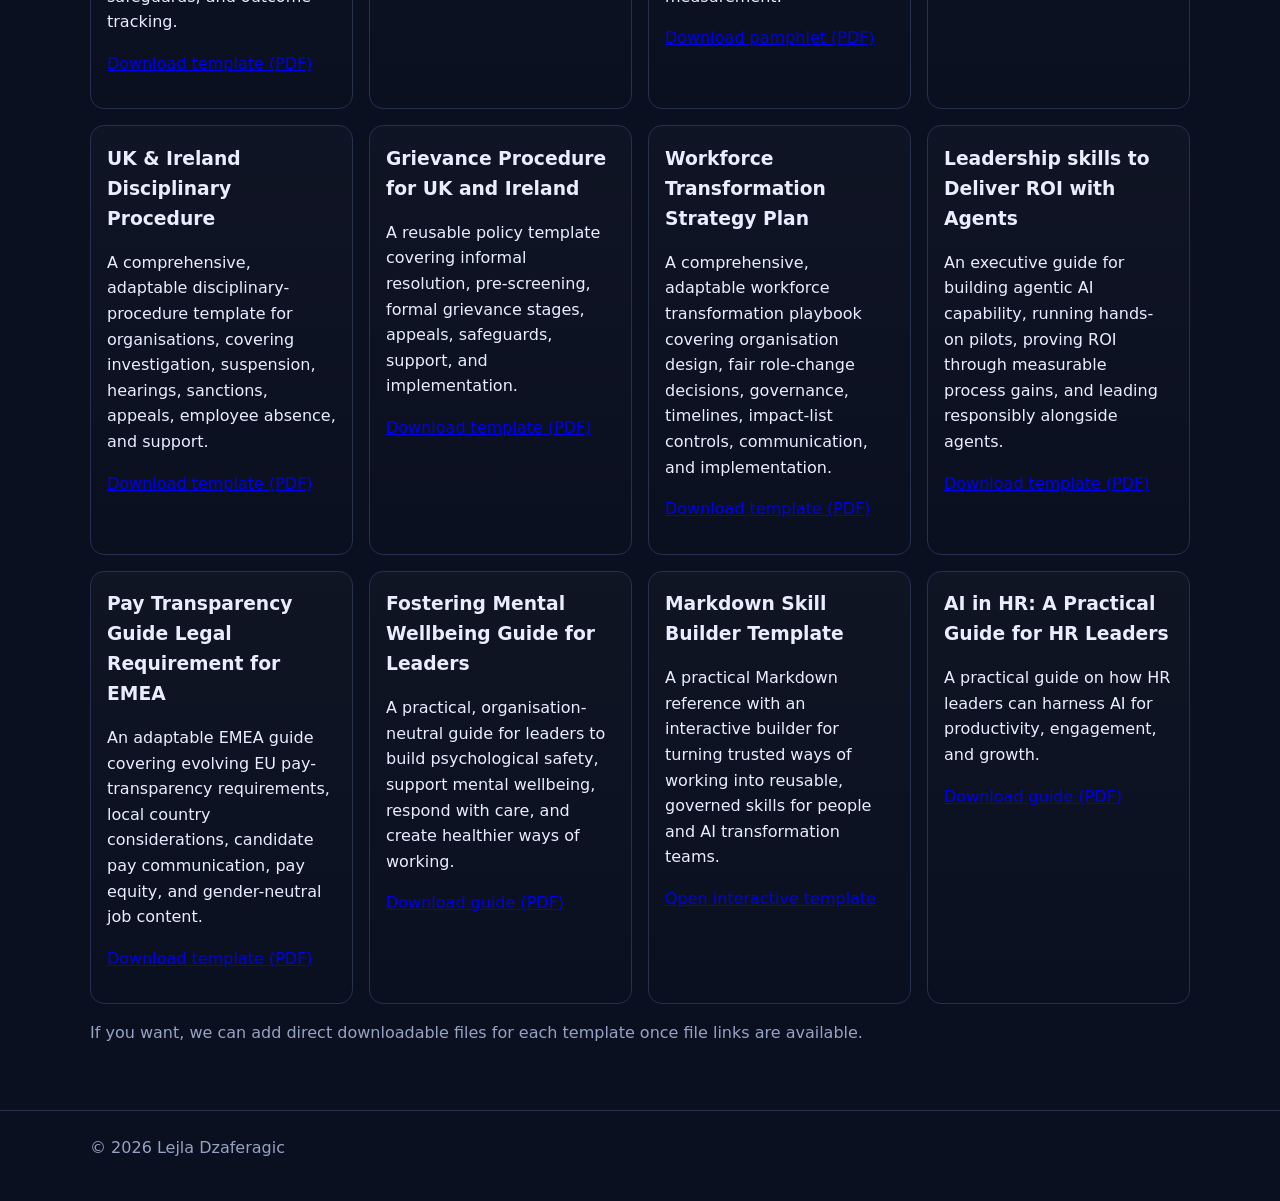
<file: templates.html>
<!doctype html>
<html lang="en"><head><meta charset="UTF-8" /><meta name="viewport" content="width=device-width, initial-scale=1.0" />
<title>Templates | Lejla Dzaferagic</title><link rel="stylesheet" href="styles.css" /></head>
<body>
<header><div class="container"><nav><a class="brand" href="index.html">Lejla Dzaferagic</a><div class="menu"><a href="index.html">Home</a><a href="services.html">Project Page</a><a class="active" href="templates.html">Templates</a><a href="about.html">About</a><a href="articles.html">Articles</a></div></nav></div></header>
<main class="container section">
  <h1>Templates for free</h1>
  <p>Please find the templates below that you can readily incorporate into your processes.</p>
  <p class="muted">I hope it helps 🙂</p>
  <div class="grid">
    <article class="card"><h3>Neuroinclusion Strategy Template</h3><p>Please find a step by step process on how to create neurodivergent inclusive organizations.</p><p><a href="downloads/Neuroinclusion-Strategy-Template.pdf" download>Download template (PDF)</a></p><p class="muted">Source item: Neuroinclusion+Strategy+Template.pdf</p></article>
    <article class="card"><h3>How to Manage Redundancy</h3><p>Step-by-step process for effective redundancy management.</p><p><a href="downloads/How-to-Manage-Redundancy.pdf" download>Download template (PDF)</a></p></article>
    <article class="card"><h3>Background Check Notice</h3><p>Template for new applicants aligned with GDPR policies.</p><p><a href="downloads/Background-Check-Notice.pdf" download>Download template (PDF)</a></p></article>
    <article class="card"><h3>GDPR Fair Processing Notice</h3><p>Template for new applicants aligned with GDPR policies.</p><p><a href="downloads/GDPR-Fair-Processing-Notice.docx" download>Download template (DOCX)</a></p></article>
    <article class="card"><h3>Employee Survey Implementation Plan</h3><p>Step-by-step guide and suggestions for employee survey questions.</p><p><a href="downloads/Employee-Survey-Implementation-Plan-Template.docx" download>Download template (DOCX)</a></p></article>
    <article class="card"><h3>Checklist for Case Management for ServiceNow</h3><p>Checklist on how to manage cases in the ServiceNow ticketing system.</p><p><a href="downloads/Checklist-for-Case-Management.pdf" download>Download template (PDF)</a></p></article>
    <article class="card"><h3>HR AI bot implementation guide - How to</h3><p>Template for HR AI bot implementation.</p><p><a href="downloads/HR-AI-Implementation-Process-Template.pdf" download>Download template (PDF)</a></p></article>
    <article class="card"><h3>Leave of Absence Policy Serbia</h3><p><a href="downloads/Leave-of-Absence-Policy-Serbia.pdf" download>Download template (PDF)</a></p><p class="muted">Source item: Leave of Absence Policy Serbia Publish.pdf</p></article>
    <article class="card"><h3>Reducing Unconscious Bias at Work (Digital Pamphlet)</h3><p>Practical workplace examples of unconscious bias and actions teams can take immediately.</p><p><a href="downloads/Reducing-Unconscious-Bias-at-Work.pdf" download>Download pamphlet (PDF)</a></p></article>
    <article class="card"><h3>Automation of Contract Addendums in SaaS</h3><p>A practical workflow to move manual contract addendum handling into a faster, compliant SaaS process.</p><p><a href="downloads/Automation-of-Contract-Addendums-in-SaaS.pdf" download>Download pamphlet (PDF)</a></p></article>
    <article class="card"><h3>Playfulness at work - ideas</h3><p>Practical ideas and examples to introduce playfulness at work and strengthen team communication, creativity, and learning.</p><p><a href="downloads/Playfulness-at-work-ideas.pdf" download>Download template (PDF)</a></p></article>
    <article class="card"><h3>Understand Your Gender Pay Gap</h3><p>A practical multi-step template to analyse pay gap causes and build a measurable action plan, including recruitment, promotion, exits, performance, and caring responsibilities.</p><p><a href="downloads/Understand-Your-Gender-Pay-Gap-Template.pdf" download>Download template (PDF)</a></p></article>
    <article class="card"><h3>Action plans for Menopause support for employees in UK</h3><p>A practical action-plan template to support employees through menopause with policy, manager training, adjustments, progression safeguards, and outcome tracking.</p><p><a href="downloads/Action-plans-for-Menopause-support-for-employees-in-UK.pdf" download>Download template (PDF)</a></p></article>
    <article class="card"><h3>Practical CPO &amp; HR Budget Template</h3><p>A practical worksheet to plan, justify, and track annual or quarterly people budgets, with scenarios, KPI mapping, and governance cadence.</p><p><a href="downloads/cpo-hr-budget-template.pdf" download>Download template (PDF)</a></p></article>
    <article class="card"><h3>Build Your AI Strategy on These Four Pillars</h3><p>A practical four-pillar guide for building agentic-AI readiness across strategic agreement, data, technology infrastructure, governance, and measurement.</p><p><a href="downloads/AI-Strategy-Four-Pillars.pdf" download>Download pamphlet (PDF)</a></p></article>
    <article class="card"><h3>The Four Levels of Agentic Maturity</h3><p>An eight-page guide to moving from fixed-rule chatbots and co-pilots to multi-agent orchestration, with practical actions to advance at every stage.</p><p><a href="downloads/Agentic-Maturity-Four-Levels.pdf" download>Download pamphlet (PDF)</a></p></article>
    <article class="card"><h3>UK &amp; Ireland Disciplinary Procedure</h3><p>A comprehensive, adaptable disciplinary-procedure template for organisations, covering investigation, suspension, hearings, sanctions, appeals, employee absence, and support.</p><p><a href="downloads/UK-Ireland-Disciplinary-Procedure-Template.pdf" download>Download template (PDF)</a></p></article>
    <article class="card"><h3>Grievance Procedure for UK and Ireland</h3><p>A reusable policy template covering informal resolution, pre-screening, formal grievance stages, appeals, safeguards, support, and implementation.</p><p><a href="downloads/UK-Ireland-Grievance-Procedure-Template.pdf" download>Download template (PDF)</a></p></article>
    <article class="card"><h3>Workforce Transformation Strategy Plan</h3><p>A comprehensive, adaptable workforce transformation playbook covering organisation design, fair role-change decisions, governance, timelines, impact-list controls, communication, and implementation.</p><p><a href="downloads/Workforce-Transformation-Strategy-Plan.pdf" download>Download template (PDF)</a></p></article>
    <article class="card"><h3>Leadership skills to Deliver ROI with Agents</h3><p>An executive guide for building agentic AI capability, running hands-on pilots, proving ROI through measurable process gains, and leading responsibly alongside agents.</p><p><a href="downloads/Leadership-Skills-to-Deliver-ROI-with-Agents.pdf" download>Download template (PDF)</a></p></article>
    <article class="card"><h3>Pay Transparency Guide Legal Requirement for EMEA</h3><p>An adaptable EMEA guide covering evolving EU pay-transparency requirements, local country considerations, candidate pay communication, pay equity, and gender-neutral job content.</p><p><a href="downloads/Pay-Transparency-Guide-Legal-Requirement-EMEA.pdf" download>Download template (PDF)</a></p></article>
    <article class="card"><h3>Fostering Mental Wellbeing Guide for Leaders</h3><p>A practical, organisation-neutral guide for leaders to build psychological safety, support mental wellbeing, respond with care, and create healthier ways of working.</p><p><a href="downloads/Fostering-Mental-Wellbeing-Guide-for-Leaders.pdf" download>Download guide (PDF)</a></p></article>
    <article class="card"><h3>Markdown Skill Builder Template</h3><p>A practical Markdown reference with an interactive builder for turning trusted ways of working into reusable, governed skills for people and AI transformation teams.</p><p><a href="markdown-skill-builder.html">Open interactive template</a></p></article>
    <article class="card"><h3>AI in HR: A Practical Guide for HR Leaders</h3><p>A practical guide on how HR leaders can harness AI for productivity, engagement, and growth.</p><p><a href="AI_in_HR_e-book_how_to.pdf" download>Download guide (PDF)</a></p></article>
  </div>
  <p class="muted">If you want, we can add direct downloadable files for each template once file links are available.</p>
</main>
<footer><div class="container">© <span id="y"></span> Lejla Dzaferagic</div></footer>
<script>document.getElementById('y').textContent = new Date().getFullYear();</script>
</body></html>
</file>
<file: styles.css>
:root {
  --bg: #0b1020;
  --card: #121a31;
  --muted: #97a3c4;
  --text: #e9edff;
  --brand: #6ea8fe;
  --brand-2: #8df0cc;
  --line: #26304f;
}

* { box-sizing: border-box; }
body {
  margin: 0;
  font-family: Inter, system-ui, -apple-system, Segoe UI, Roboto, Arial, sans-serif;
  color: var(--text);
  background: radial-gradient(circle at 20% -10%, #21335f 0%, var(--bg) 45%);
  line-height: 1.6;
}
.container { width: min(1100px, 92%); margin: 0 auto; }
header {
  position: sticky; top: 0; z-index: 10;
  background: rgba(11,16,32,0.86); backdrop-filter: blur(8px);
  border-bottom: 1px solid var(--line);
}
nav { display: flex; gap: 1rem; align-items: center; justify-content: space-between; padding: .9rem 0; }
.brand { font-weight: 700; color: #fff; text-decoration: none; }
.menu { display: flex; flex-wrap: wrap; gap: .6rem; }
.menu a {
  color: var(--muted); text-decoration: none; padding: .35rem .6rem; border-radius: .5rem;
}
.menu a:hover, .menu a.active { color: #fff; background: #1b2546; }
.hero { padding: 4.5rem 0 3rem; display: grid; gap: 1.4rem; }
.hero h1 { font-size: clamp(2rem, 4vw, 3.2rem); margin: 0; line-height: 1.15; }
.hero p { color: #d6ddf8; font-size: 1.1rem; margin: 0; }
.cta { display: flex; flex-wrap: wrap; gap: .8rem; margin-top: .7rem; }
.btn {
  display: inline-block; text-decoration: none; padding: .75rem 1rem; border-radius: .65rem;
  border: 1px solid transparent; font-weight: 600;
}
.btn.primary { background: linear-gradient(120deg, var(--brand), var(--brand-2)); color: #07101f; }
.btn.secondary { border-color: var(--line); color: #e6ecff; }
.section { padding: 1.6rem 0 3rem; }
.grid { display: grid; gap: 1rem; grid-template-columns: repeat(auto-fit, minmax(230px,1fr)); }
.card {
  background: linear-gradient(180deg, rgba(255,255,255,0.02), rgba(255,255,255,0));
  border: 1px solid var(--line); border-radius: 14px; padding: 1rem;
}
.card h3 { margin: .1rem 0 .35rem; }
.muted { color: var(--muted); }
ul.clean { margin: 0; padding-left: 1.1rem; }
ul.clean li { margin: .35rem 0; }
footer { border-top: 1px solid var(--line); padding: 1.5rem 0 2.5rem; color: var(--muted); }
.badge {
  display: inline-block; font-size: .8rem; letter-spacing: .03em; text-transform: uppercase;
  padding: .2rem .45rem; border: 1px solid var(--line); border-radius: .45rem; color: var(--brand-2);
}
img.hero-img { width: 100%; max-width: 900px; border-radius: 14px; border: 1px solid var(--line); }
</file>
